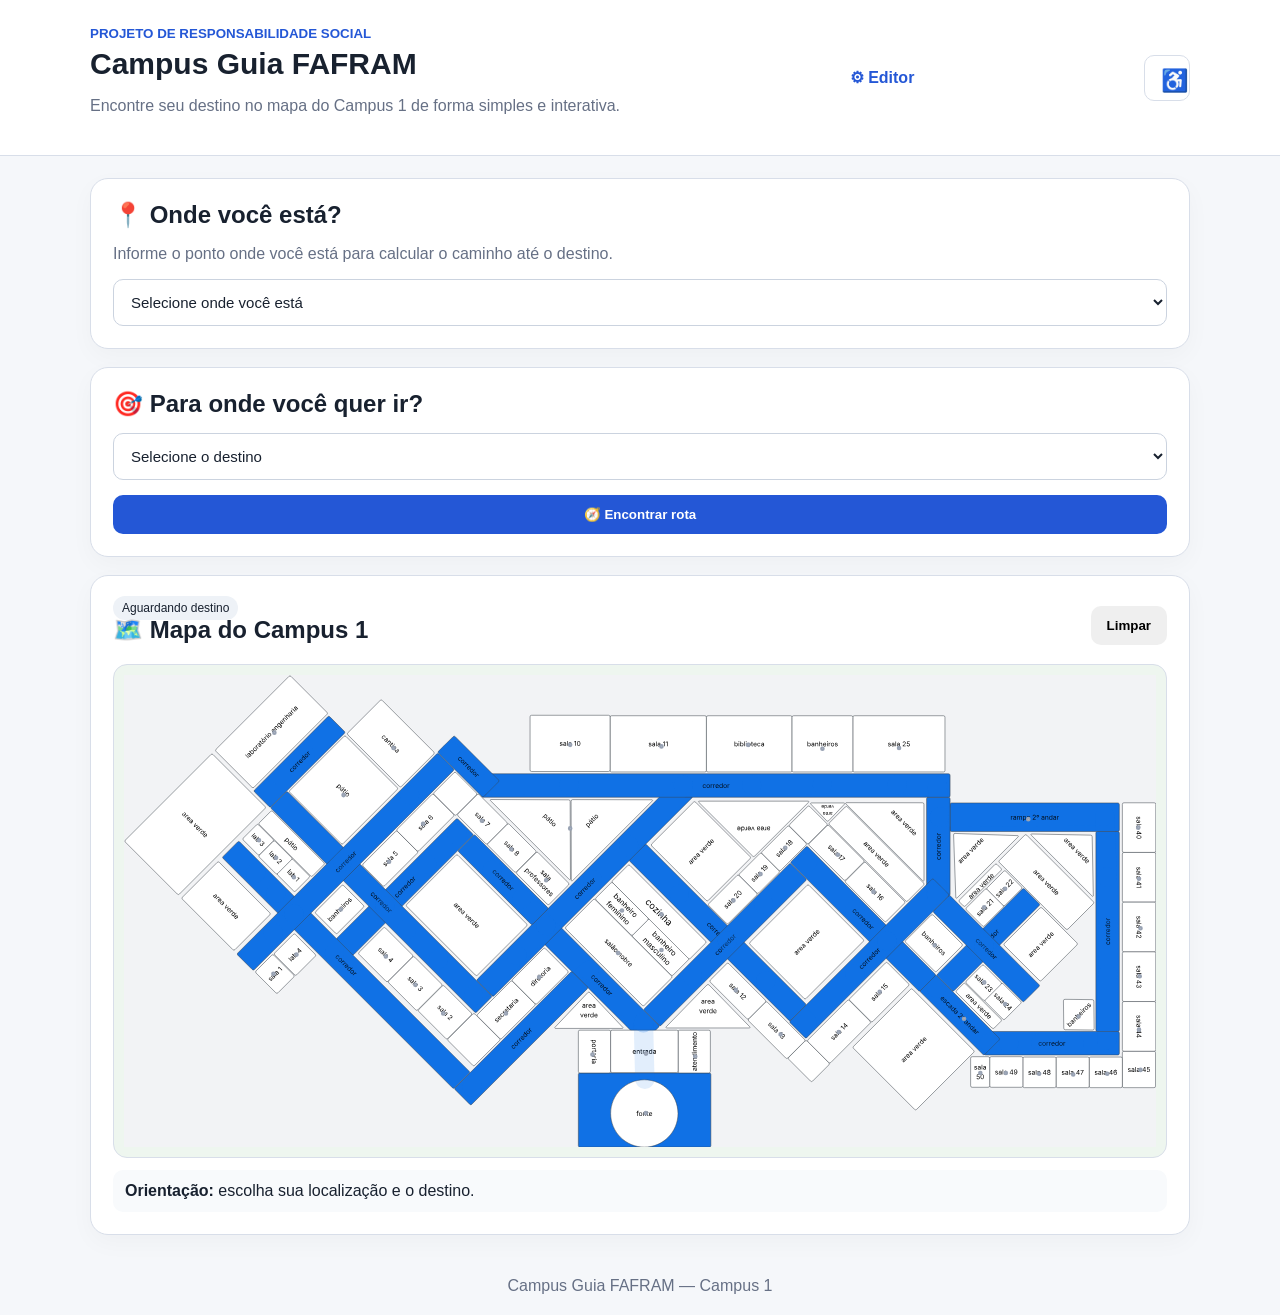
<file: index.html>
<!doctype html>
<html lang="pt-BR">
<head>
  <meta charset="utf-8">
  <meta name="viewport" content="width=device-width, initial-scale=1">
  <title>Campus Guia — FAFRAM Campos 1</title>
  <link rel="stylesheet" href="css/style.css?v=svg9">
</head>

<body>
<header class="topbar">
  <div>
    <small>PROJETO DE RESPONSABILIDADE SOCIAL</small>
    <h1>Campus Guia FAFRAM</h1>
    <p>Encontre seu destino no mapa do Campus 1 de forma simples e interativa.</p>
  </div>

  <a class="editor-link" href="editor.html">⚙ Editor</a>

  <button id="accessibilityBtn"
          class="accessibility-btn"
          title="Opções de acessibilidade"
          aria-label="Opções de acessibilidade"
          type="button">♿</button>
</header>

<main>
  <section class="card">
    <h2>📍 Onde você está?</h2>
    <p>Informe o ponto onde você está para calcular o caminho até o destino.</p>
    <select id="originSelect" aria-label="Localização atual">
      <option value="">Selecione onde você está</option>
    </select>
  </section>

  <section class="card">
    <h2>🎯 Para onde você quer ir?</h2>
    <div class="row">
      <select id="destinationSelect" aria-label="Destino">
        <option value="">Selecione o destino</option>
      </select>
    </div>
    <button id="routeBtn" class="primary" type="button">🧭 Encontrar rota</button>
  </section>

  <section class="card">
    <div class="mapHead">
      <div>
        <span id="status">Aguardando destino</span>
        <h2>🗺️ Mapa do Campus 1</h2>
      </div>
      <button id="resetBtn" type="button">Limpar</button>
    </div>

    <div class="mapWrap">
      <svg id="campusMap"
           viewBox="0 0 4033.94 1846.6"
           aria-label="Mapa oficial interativo do Campus 1 da FAFRAM"
           role="img">
        <title>Mapa FAFRAM Campos 1</title>
        <desc>Planta do campus com os ambientes identificados e a rota destacada entre a origem e o destino escolhidos.</desc>

        <image id="campusReferenceMap"
               href="campus1.svg"
               x="0"
               y="0"
               width="4033.94"
               height="1846.6"
               preserveAspectRatio="xMidYMid meet"
               aria-hidden="true" />

        <g id="mapAreas" aria-hidden="true"></g>
        <g id="baseWalkways" aria-hidden="true"></g>
        <g id="mapNodes"></g>

        <path id="routePath"
              class="route"
              opacity="0"
              aria-label="Rota calculada" />
        <circle id="player" class="player" r="14" opacity="0" aria-label="Origem" />
        <circle id="destinationMarker" class="marker" r="12" opacity="0" aria-label="Destino" />
      </svg>
    </div>

    <div id="instructions" class="instructions">
      <b>Orientação:</b> escolha sua localização e o destino.
    </div>
  </section>

  <section id="resultCard" class="card result hidden">
    <div id="character">🧑‍🎓</div>
    <div>
      <span class="success">Rota encontrada</span>
      <h2 id="resultTitle"></h2>
      <p id="resultText"></p>
      <div id="routeSteps"></div>
    </div>
  </section>
</main>

<footer>Campus Guia FAFRAM — Campus 1</footer>

<script src="js/dados.js?v=refactor1"></script>
<script src="js/mapa.js?v=refactor1"></script>
<script src="js/rotas.js?v=refactor1"></script>
<script src="js/personagem.js?v=refactor1"></script>
<script src="js/app.js?v=refactor1"></script>
</body>
</html>
</file>
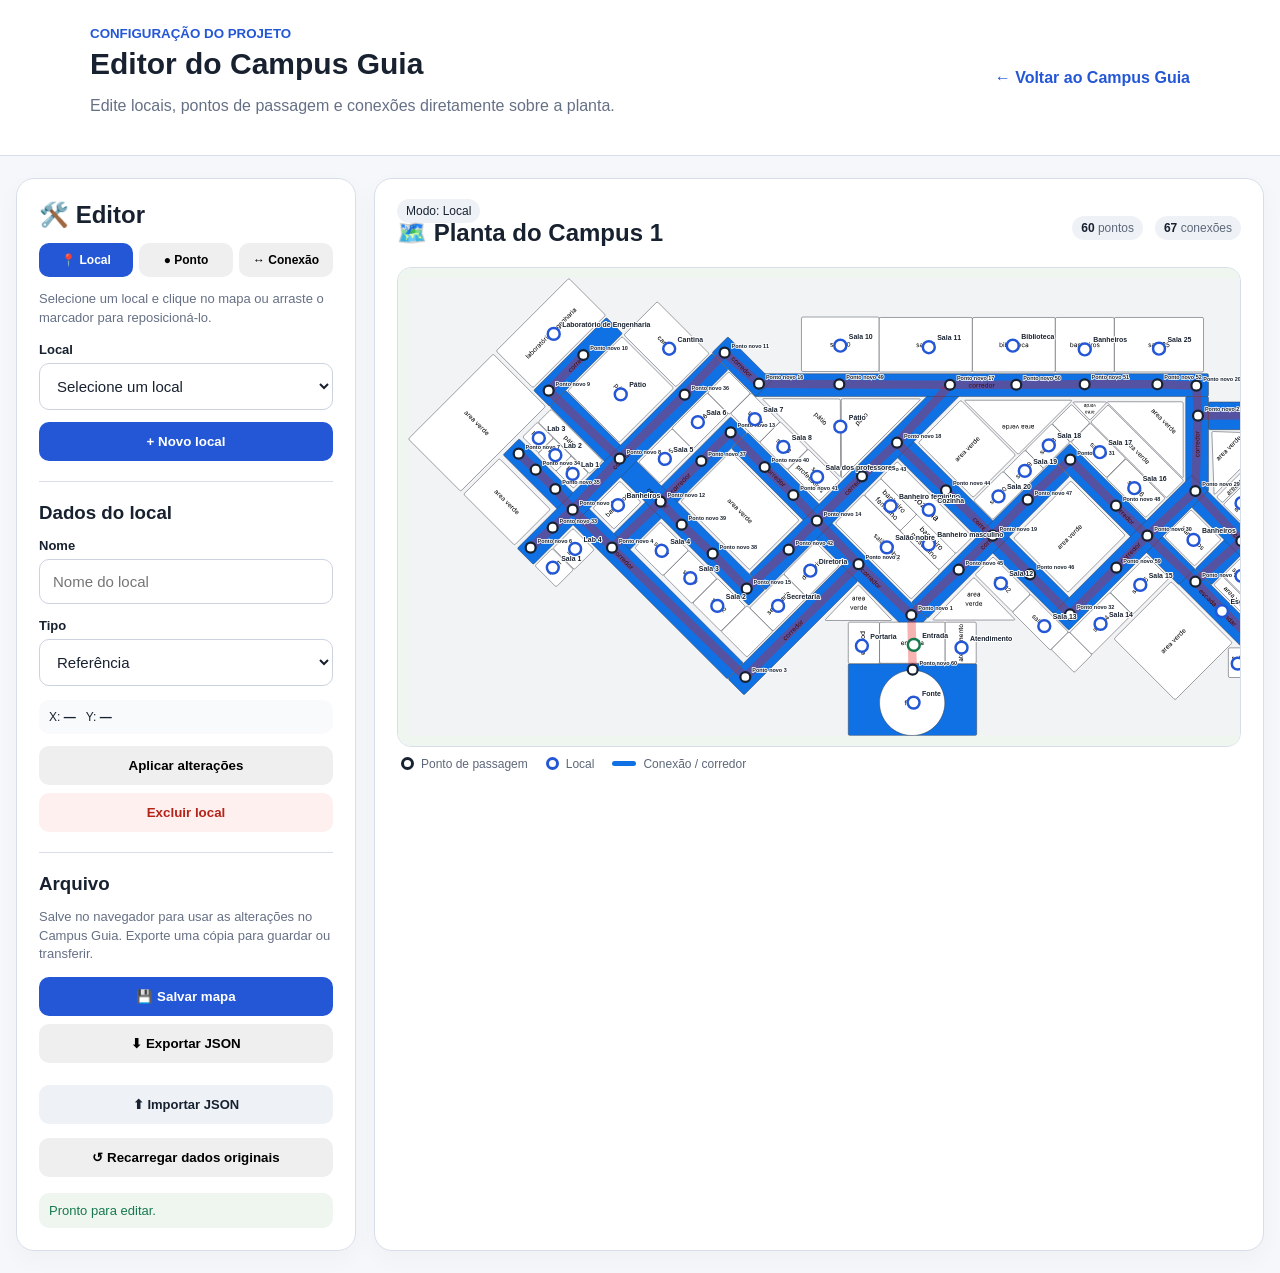
<file: editor.html>
<!doctype html>
<html lang="pt-BR">
<head>
  <meta charset="utf-8">
  <meta name="viewport" content="width=device-width, initial-scale=1">
  <title>Campus Guia — Editor do mapa</title>
  <link rel="stylesheet" href="css/style.css?v=editor2">
  <link rel="stylesheet" href="css/editor.css?v=editor2">
</head>
<body class="editor-page">
<header class="topbar">
  <div>
    <small>CONFIGURAÇÃO DO PROJETO</small>
    <h1>Editor do Campus Guia</h1>
    <p>Edite locais, pontos de passagem e conexões diretamente sobre a planta.</p>
  </div>
  <a class="back-link" href="index.html">← Voltar ao Campus Guia</a>
</header>

<main class="editor-layout">
  <aside class="card editor-panel">
    <h2>🛠️ Editor</h2>

    <div class="mode-switch" role="toolbar" aria-label="Modo de edição">
      <button class="mode-btn active" data-mode="local" type="button">📍 Local</button>
      <button class="mode-btn" data-mode="ponto" type="button">● Ponto</button>
      <button class="mode-btn" data-mode="conexao" type="button">↔ Conexão</button>
    </div>

    <section id="localTools" class="tool-section">
      <p class="help">Selecione um local e clique no mapa ou arraste o marcador para reposicioná-lo.</p>

      <label for="localSelect">Local</label>
      <select id="localSelect">
        <option value="">Selecione um local</option>
      </select>

      <div class="editor-actions">
        <button id="addLocalBtn" class="primary" type="button">+ Novo local</button>
      </div>

      <hr>

      <h3>Dados do local</h3>
      <label for="nameInput">Nome</label>
      <input id="nameInput" type="text" placeholder="Nome do local">

      <label for="typeSelect">Tipo</label>
      <select id="typeSelect">
        <option value="origem">Origem</option>
        <option value="destino">Destino</option>
        <option value="referencia">Referência</option>
      </select>

      <div class="coordinates">
        <span>X: <b id="xValue">—</b></span>
        <span>Y: <b id="yValue">—</b></span>
      </div>

      <div class="editor-actions">
        <button id="applyBtn" type="button">Aplicar alterações</button>
        <button id="deleteLocalBtn" class="danger" type="button">Excluir local</button>
      </div>
    </section>

    <section id="pointTools" class="tool-section hidden">
      <p class="help"><b>Pontos de passagem</b> formam a rede dos corredores. Arraste os existentes ou clique em um espaço vazio para criar outro.</p>

      <button id="addPointBtn" class="primary full" type="button">+ Novo ponto de passagem</button>

      <div class="coordinates">
        <span>ID: <b id="pointIdValue">—</b></span>
        <span>X: <b id="pointXValue">—</b></span>
        <span>Y: <b id="pointYValue">—</b></span>
      </div>

      <button id="deletePointBtn" class="danger full" type="button">Excluir ponto selecionado</button>
    </section>

    <section id="connectionTools" class="tool-section hidden">
      <p class="help"><b>Conexões</b> definem por onde a rota pode passar. Clique em dois pontos de passagem para ligar os dois.</p>

      <div class="connection-info">
        <div>Primeiro ponto: <b id="connectionStartValue">—</b></div>
        <div>Conexão selecionada: <b id="connectionSelectedValue">—</b></div>
      </div>

      <button id="removeConnectionBtn" class="danger full" type="button">Remover conexão selecionada</button>
      <button id="cancelConnectionBtn" type="button" class="full">Cancelar seleção</button>
    </section>

    <hr>

    <h3>Arquivo</h3>
    <p class="help">Salve no navegador para usar as alterações no Campus Guia. Exporte uma cópia para guardar ou transferir.</p>

    <div class="editor-actions">
      <button id="saveBtn" class="primary" type="button">💾 Salvar mapa</button>
      <button id="exportBtn" type="button">⬇ Exportar JSON</button>
      <label class="file-button" for="importInput">⬆ Importar JSON</label>
      <input id="importInput" type="file" accept="application/json" hidden>
    </div>

    <button id="resetBtn" class="full reset-button" type="button">↺ Recarregar dados originais</button>

    <div id="editorStatus" class="editor-status">Pronto para editar.</div>
  </aside>

  <section class="card editor-map-card">
    <div class="mapHead">
      <div>
        <span id="modeLabel">Modo: Local</span>
        <h2>🗺️ Planta do Campus 1</h2>
      </div>
      <div class="map-counter">
        <span><b id="pointCount">0</b> pontos</span>
        <span><b id="connectionCount">0</b> conexões</span>
      </div>
    </div>

    <div class="editor-map-wrap">
      <svg id="editorMap" viewBox="0 0 4033.94 1846.6" role="img" aria-label="Editor do mapa do Campus 1">
        <image href="campus1.svg" x="0" y="0" width="4033.94" height="1846.6" preserveAspectRatio="xMidYMid meet" aria-hidden="true"></image>
        <g id="editorSegments"></g>
        <g id="editorNodes"></g>
      </svg>
    </div>

    <div class="editor-legend">
      <span><i class="legend-point"></i> Ponto de passagem</span>
      <span><i class="legend-local"></i> Local</span>
      <span><i class="legend-line"></i> Conexão / corredor</span>
    </div>
  </section>
</main>

<script src="js/dados.js?v=editor2"></script>
<script src="js/mapa.js?v=editor2"></script>
<script src="js/editorMapa.js?v=editor2"></script>
</body>
</html>
</file>
<file: css/style.css>
*{box-sizing:border-box}

:root{
  --blue:#2457d6;
  --text:#18212f;
  --muted:#667085;
  --border:#d8dee9;
  --map:#eef6ef;
}

html{scroll-behavior:smooth}

body{
  margin:0;
  background:#f5f7fa;
  color:var(--text);
  font-family:Arial,sans-serif;
}

.topbar{
  background:#fff;
  border-bottom:1px solid var(--border);
  padding:24px max(20px,calc((100% - 1100px)/2));
  display:flex;
  justify-content:space-between;
  align-items:center;
  gap:20px;
}

.topbar h1{margin:5px 0;font-size:30px}
.topbar small{color:var(--blue);font-weight:bold}
.topbar p,p{color:var(--muted)}

.accessibility-btn{
  width:46px;height:46px;
  border:1px solid var(--border);
  background:#fff;
  font-size:22px;
}

main{
  width:min(1100px,calc(100% - 32px));
  margin:22px auto;
  display:grid;
  gap:18px;
}

.card{
  background:#fff;
  border:1px solid var(--border);
  border-radius:18px;
  padding:22px;
  box-shadow:0 8px 25px #00000008;
}

.card h2{margin:0 0 8px}

.row{display:grid;grid-template-columns:1fr;gap:10px;margin:15px 0}

input,select{
  width:100%;
  padding:13px;
  border:1px solid #cbd3df;
  border-radius:10px;
  font-size:15px;
  background:#fff;
  color:var(--text);
}

button{
  border:0;
  border-radius:10px;
  padding:12px 16px;
  font-weight:bold;
  cursor:pointer;
}

button:hover{filter:brightness(.97)}
.primary{width:100%;background:var(--blue);color:#fff}

.mapHead{
  display:flex;
  justify-content:space-between;
  align-items:center;
  margin-bottom:12px;
}

.mapHead span{
  font-size:12px;
  background:#eef2f7;
  padding:5px 9px;
  border-radius:20px;
}

.mapWrap{
  overflow:auto;
  border:1px solid var(--border);
  border-radius:14px;
  background:var(--map);
  padding:10px;
}

.mapWrap svg{
  width:100%;
  min-width:900px;
  display:block;
  background:#eef6ef;
}

/* Fundo do campus */
.campus-area{
  fill:#edf7ef;
  stroke:#b7d2bb;
  stroke-width:3;
}

/* Áreas e salas: sempre claras, evitando o fundo preto */
.area rect,
.area ellipse{
  fill:#fff;
  stroke:#8795a8;
  stroke-width:2;
}

.room-label{
  fill:#18212f;
  font-size:14px;
  font-weight:bold;
  text-anchor:middle;
  dominant-baseline:middle;
}

.room-label.small{font-size:11px}
.room-label.tiny{font-size:10px}

.green-area polygon{
  fill:#e3f0e5;
  stroke:#b8cdbb;
  stroke-width:2;
}
.green-area text{
  fill:#55705b;
  font-size:10px;
  text-anchor:middle;
  dominant-baseline:middle;
}

.areaLabel{
  fill:#475467;
  font-size:13px;
  font-weight:bold;
  text-anchor:middle;
}

/* caminhos base */
.walk{
  fill:none;
  stroke:#c8d8cc;
  stroke-width:52;
  stroke-linecap:round;
  stroke-linejoin:round;
}

.segment-walk{
  stroke:#1071e5;
  stroke-width:76;
  opacity:.12;
  pointer-events:none;
}

/* rota */
.route{
  fill:none;
  stroke:#ff8a00;
  stroke-width:34;
  stroke-linecap:round;
  stroke-linejoin:round;
  stroke-dasharray:14 10;
  filter:drop-shadow(0 1px 1px #8a4a00);
}

.route-animating{
  stroke-dasharray:42 22;
  animation: route-flow .72s linear infinite;
}

@keyframes route-flow{
  to{stroke-dashoffset:-64}
}

.player{
  fill:#2457d6;
  stroke:#fff;
  stroke-width:12;
}

.marker{
  fill:#e5484d;
  stroke:#fff;
  stroke-width:10;
}

.map-node{
  fill:#fff;
  stroke:#98a2b3;
  stroke-width:8;
}

.map-node.destination-node{
  fill:#fff7e8;
  stroke:#ff8a00;
}

.instructions{
  margin-top:12px;
  padding:12px;
  background:#f8fafc;
  border-radius:10px;
}

.result{
  display:flex;
  gap:18px;
  align-items:center;
}

.result>#character{
  font-size:58px;
  background:#edf2ff;
  border-radius:18px;
  padding:15px;
}

.success{color:#18794e;font-weight:bold}

.routeStep{
  padding:9px;
  margin-top:6px;
  border-left:3px solid var(--blue);
  background:#f8fafc;
}

.hidden{display:none}

footer{text-align:center;color:var(--muted);padding:20px}

body.high-contrast{
  background:#fff;
  color:#000;
}
body.high-contrast .card,
body.high-contrast .topbar{background:#fff;color:#000;border-color:#000}
body.high-contrast p{color:#222}
body.large-text{font-size:18px}
body.large-text .room-label{font-size:16px}
body.large-text .room-label.small{font-size:13px}

@media(prefers-reduced-motion: reduce){
  .route-animating{animation:none}
}

@media(max-width:700px){
  .topbar{padding:20px 16px}
  .topbar h1{font-size:25px}
  .mapHead{align-items:flex-start;gap:10px;flex-direction:column}
  main{width:min(100% - 20px,1100px)}
  .card{padding:16px}
}

.editor-link{color:var(--blue);font-weight:bold;text-decoration:none;white-space:nowrap}
</file>
<file: css/editor.css>
.editor-layout{
  width:min(1500px,calc(100% - 32px));
  margin:22px auto;
  display:grid;
  grid-template-columns:340px minmax(0,1fr);
  gap:18px;
}

.editor-panel{align-self:start;position:sticky;top:16px}
.editor-panel label{display:block;font-weight:bold;font-size:13px;margin:14px 0 6px}
.editor-panel h3{margin:18px 0 0}
.editor-panel hr{border:0;border-top:1px solid var(--border);margin:20px 0}
.editor-actions{display:grid;gap:8px;margin-top:12px}
.editor-actions button,.file-button{width:100%;text-align:center}
.file-button{display:block;border-radius:10px;padding:12px 16px;font-weight:bold;cursor:pointer;background:#eef2f7}
.back-link{color:var(--blue);font-weight:bold;text-decoration:none;white-space:nowrap}
.help{font-size:13px;line-height:1.45}
.hidden{display:none!important}

.mode-switch{display:grid;grid-template-columns:1fr 1fr 1fr;gap:6px;margin:14px 0 8px}
.mode-btn{padding:10px 7px!important;font-size:12px}
.mode-btn.active{background:#2457d6;color:#fff;border-color:#2457d6}

.tool-section{margin-top:8px}
.coordinates{
  display:flex;flex-wrap:wrap;gap:10px;margin-top:14px;padding:10px;
  background:#f8fafc;border-radius:10px;font-size:12px
}
.connection-info{
  display:grid;gap:8px;margin:14px 0;padding:11px;
  background:#f8fafc;border-radius:10px;font-size:12px
}
.full{width:100%}
.danger{background:#fff0f0;color:#b42318}
.reset-button{margin-top:8px}
.editor-status{margin-top:16px;padding:10px;border-radius:10px;background:#eef6ef;color:#18794e;font-size:13px}
.map-counter{display:flex;gap:12px;font-size:12px;color:#5d6878;align-items:center}
.map-counter b{color:#18212f}

.editor-map-wrap{
  overflow:auto;border:1px solid var(--border);border-radius:14px;
  background:#eef6ef;padding:10px
}
.editor-map-wrap svg{
  display:block;width:100%;min-width:1000px;background:#eef6ef;
  touch-action:none
}
.editor-segment{
  fill:none;stroke:#e51010;stroke-width:34;stroke-linecap:round;
  opacity:.32;pointer-events:stroke;cursor:pointer
}
.editor-segment:hover,.editor-segment.selected{opacity:.65;stroke-width:44}
.editor-node{
  fill:#fff;stroke:#2457d6;stroke-width:10;cursor:grab
}
.editor-node:active{cursor:grabbing}
.editor-node.selected{fill:#ffedd5;stroke:#ff8a00;stroke-width:14}
.editor-node.origin{stroke:#18794e}
.editor-node.destination{stroke:#ff8a00}
.editor-point{fill:#fff;stroke:#18212f;stroke-width:9;cursor:grab}
.editor-point.selected{fill:#ffedd5;stroke:#ff8a00;stroke-width:14}
.editor-point.connection-start{fill:#dbeafe;stroke:#2457d6;stroke-width:14}
.editor-label{
  font-size:28px;font-weight:bold;fill:#18212f;pointer-events:none;
  paint-order:stroke;stroke:#fff;stroke-width:8px;stroke-linejoin:round
}
.editor-point-label{
  font-size:22px;font-weight:bold;fill:#18212f;pointer-events:none;
  paint-order:stroke;stroke:#fff;stroke-width:7px
}
.editor-legend{
  display:flex;flex-wrap:wrap;gap:18px;padding:10px 4px 0;
  color:#5d6878;font-size:12px
}
.editor-legend span{display:flex;align-items:center;gap:7px}
.legend-point,.legend-local{
  width:13px;height:13px;border-radius:50%;display:inline-block;background:#fff;border:3px solid #18212f
}
.legend-local{border-color:#2457d6}
.legend-line{width:24px;height:5px;border-radius:5px;background:#1071e5;display:inline-block}

@media(max-width:900px){
  .editor-layout{grid-template-columns:1fr}
  .editor-panel{position:static}
}
</file>
